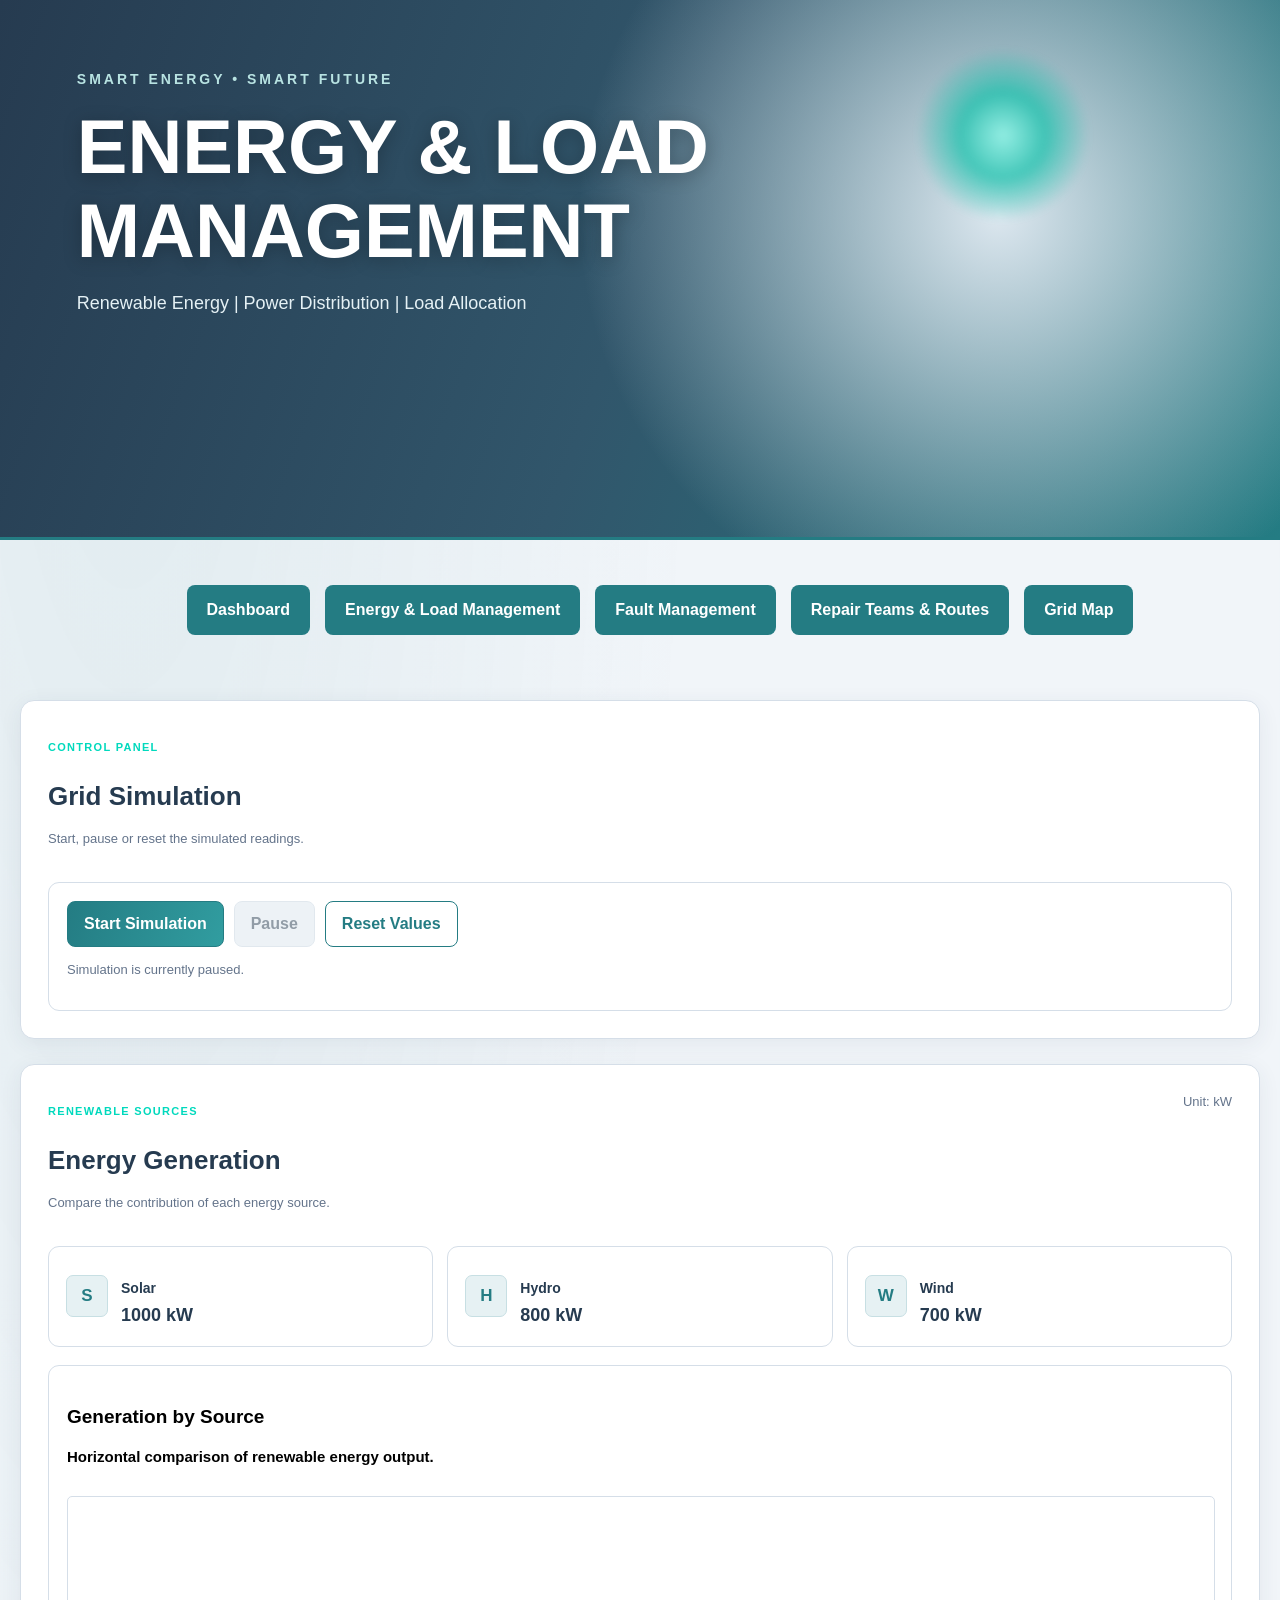
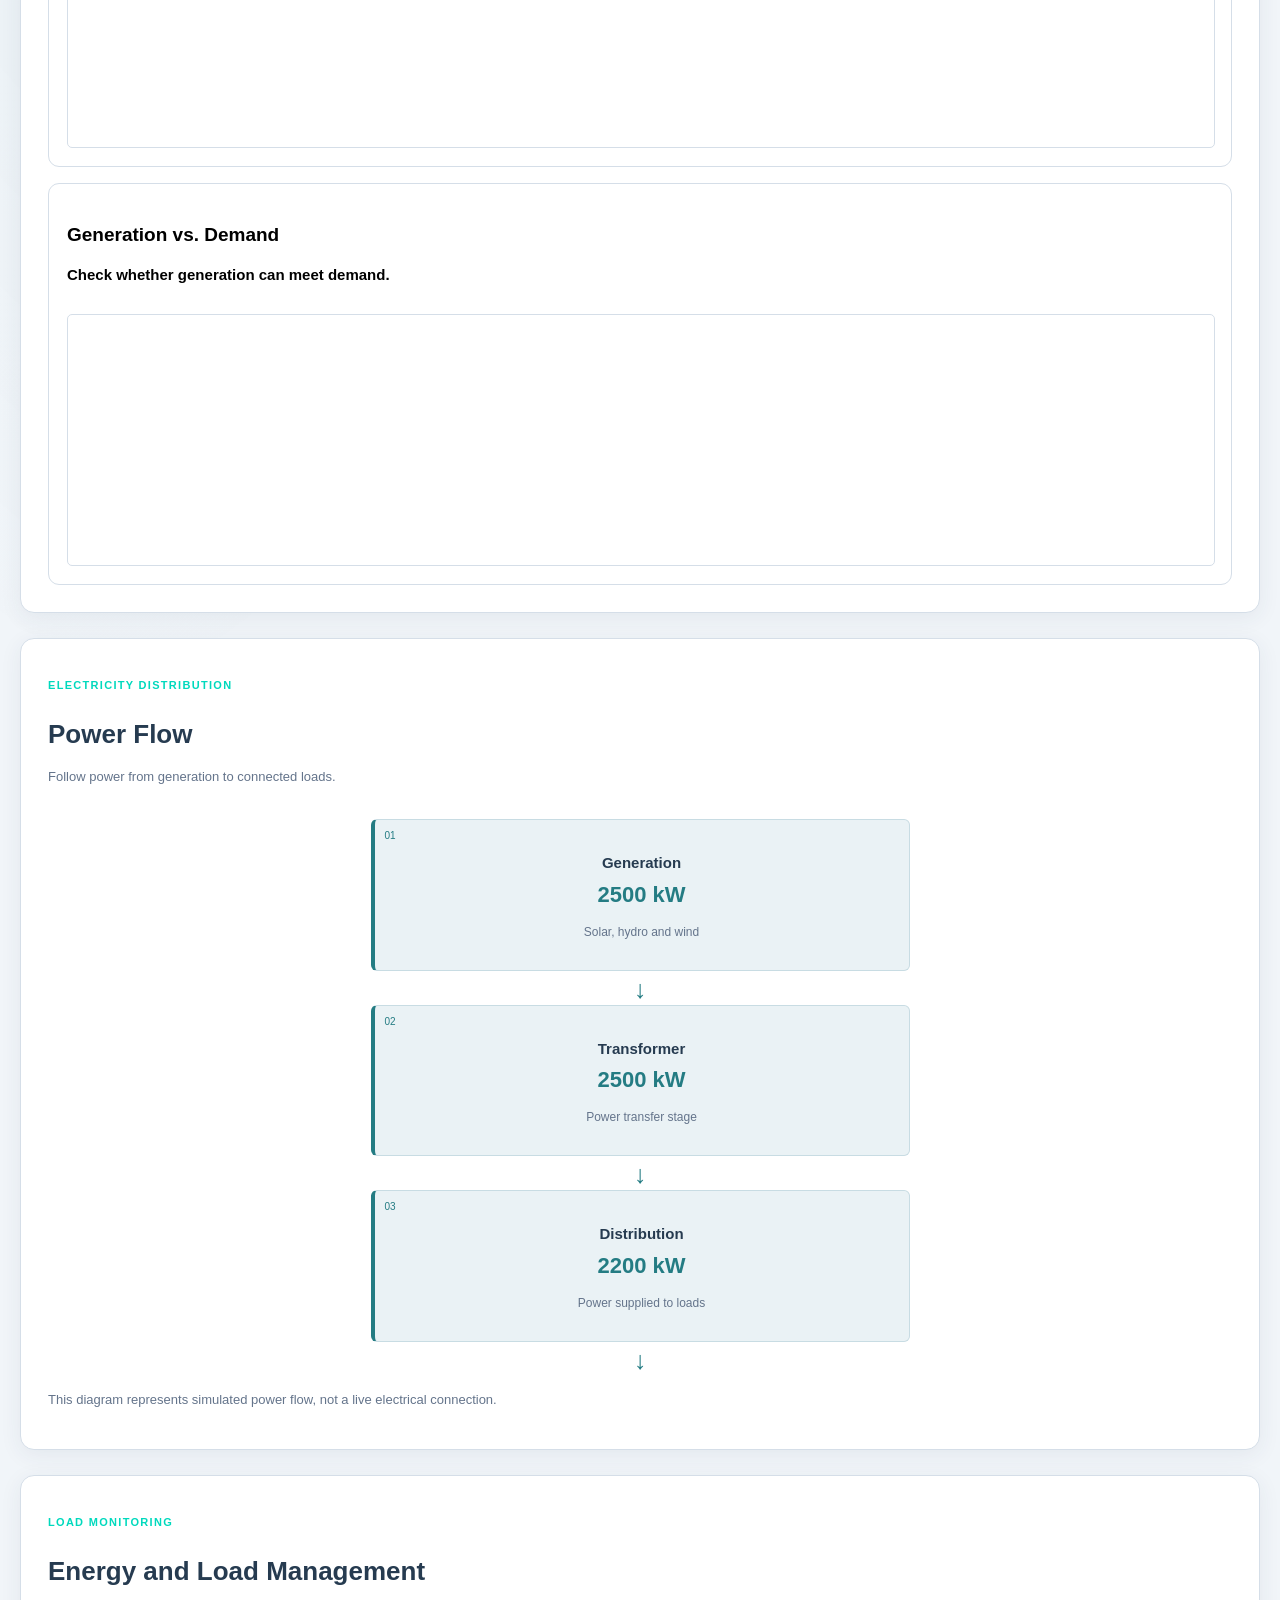
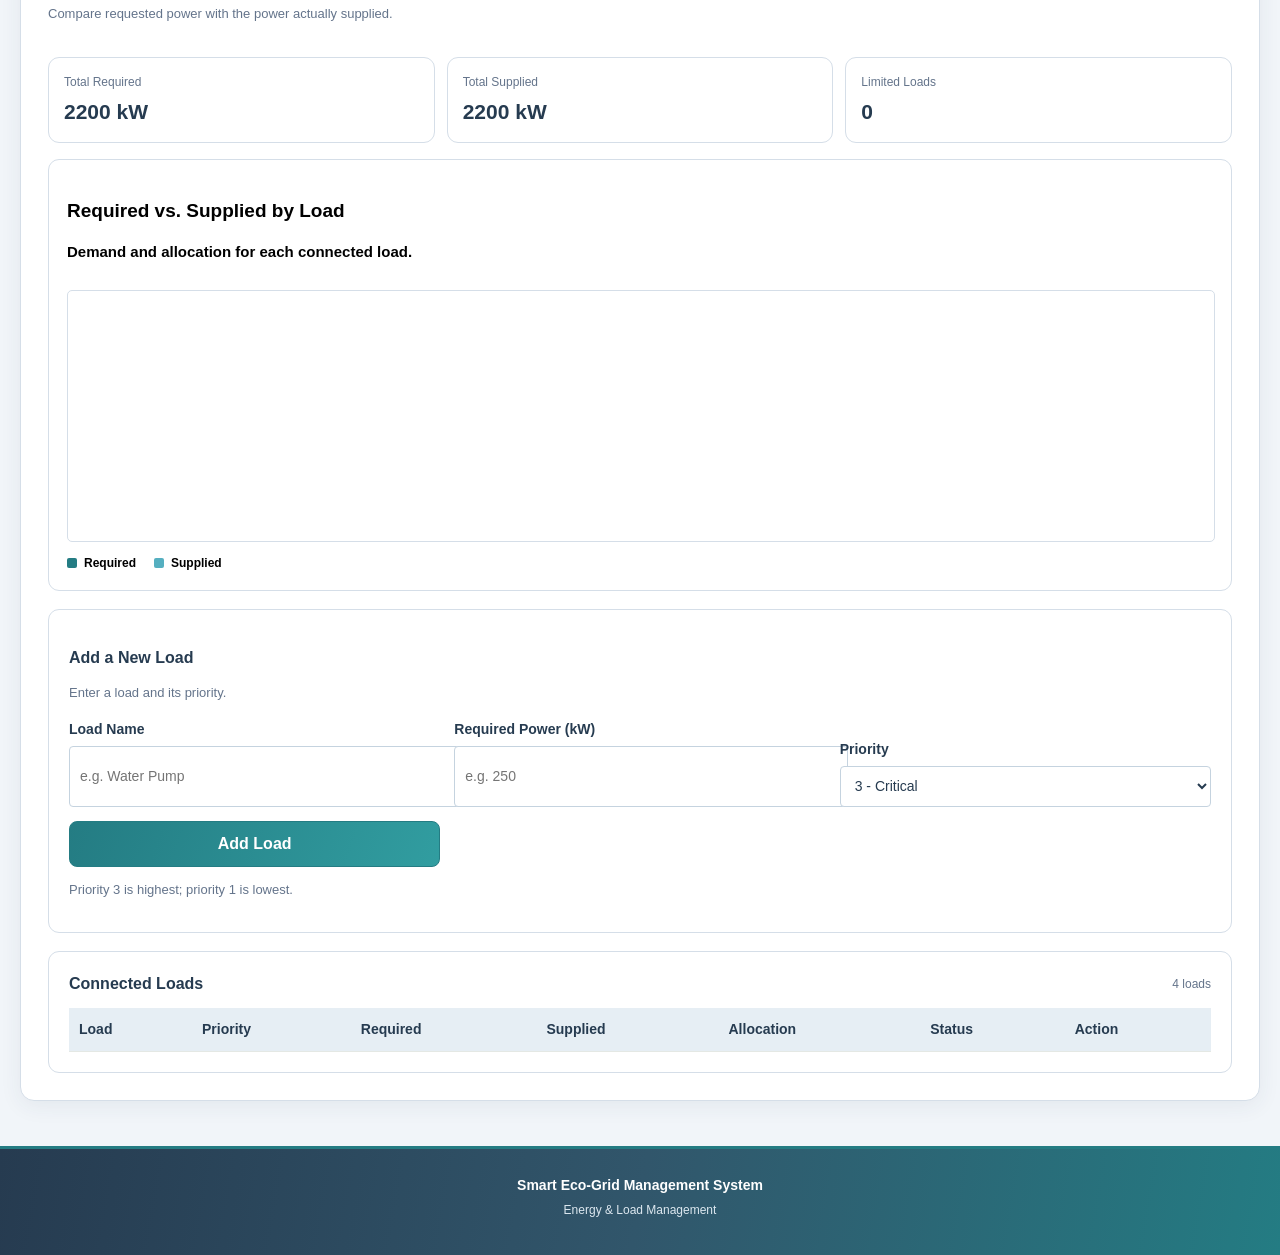
<file: frontend/energy.html>
<!DOCTYPE html>
<html lang="en">
<head>
    <meta charset="UTF-8">
    <meta name="viewport" content="width=device-width, initial-scale=1.0">
    <title>Energy & Load Management | Smart Eco-Grid</title>
    <link rel="stylesheet" href="style.css">
</head>
<body>

    <header class="main-header">
        <div class="hero-content">
            <p class="eyebrow">SMART ENERGY • SMART FUTURE</p>
            <h1>ENERGY & LOAD<br>MANAGEMENT</h1>
            <p class="header-subtitle">
                Renewable Energy | Power Distribution | Load Allocation
            </p>
        </div>
    </header>

    <nav class="dashboard-navigation">
        <a href="1.html">Dashboard</a>
        <a href="energy.html">Energy & Load Management</a>
        <a href="fault.html">Fault Management</a>
        <a href="repair.html">Repair Teams & Routes</a>
        <a href="map.html">Grid Map</a>
    </nav>

    <main class="dashboard">

        <!-- SIMULATION CONTROL -->
        <section class="section">
            <div class="section-heading">
                <div>
                    <p class="eyebrow">CONTROL PANEL</p>
                    <h2>Grid Simulation</h2>
                    <p>Start, pause or reset the simulated readings.</p>
                </div>
            </div>

            <div class="simulation-panel">
                <div class="simulation-buttons">
                    <button type="button" id="startSimulation">Start Simulation</button>
                    <button type="button" id="pauseSimulation" class="button-secondary" disabled>Pause</button>
                    <button type="button" id="resetSimulation" class="button-outline">Reset Values</button>
                </div>
                <p id="simulationMessage" class="small-text">Simulation is currently paused.</p>
            </div>
        </section>

        <!-- ENERGY GENERATION -->
        <section class="section">
            <div class="section-heading">
                <div>
                    <p class="eyebrow">RENEWABLE SOURCES</p>
                    <h2>Energy Generation</h2>
                    <p>Compare the contribution of each energy source.</p>
                </div>
                <span class="unit-label">Unit: kW</span>
            </div>

            <div class="source-grid">
                <article class="source-card">
                    <div class="source-icon">S</div>
                    <div>
                        <h3>Solar</h3>
                        <strong id="solarGeneration">1000 kW</strong>
                    </div>
                </article>

                <article class="source-card">
                    <div class="source-icon">H</div>
                    <div>
                        <h3>Hydro</h3>
                        <strong id="hydroGeneration">800 kW</strong>
                    </div>
                </article>

                <article class="source-card">
                    <div class="source-icon">W</div>
                    <div>
                        <h3>Wind</h3>
                        <strong id="windGeneration">700 kW</strong>
                    </div>
                </article>
            </div>

            <div class="chart-card">
                <div class="chart-heading">
                    <div>
                        <h3>Generation by Source</h3>
                        <p>Horizontal comparison of renewable energy output.</p>
                    </div>
                </div>
                <canvas id="generationChart" role="img"
                    aria-label="Energy generation by source"></canvas>
            </div>

            <div class="chart-card">
                <div class="chart-heading">
                    <div>
                        <h3>Generation vs. Demand</h3>
                        <p>Check whether generation can meet demand.</p>
                    </div>
                </div>
                <canvas id="generationDemandChart" role="img"
                    aria-label="Generation compared with demand"></canvas>
            </div>
        </section>

        <!-- POWER FLOW -->
        <section class="section">
            <div class="section-heading">
                <div>
                    <p class="eyebrow">ELECTRICITY DISTRIBUTION</p>
                    <h2>Power Flow</h2>
                    <p>Follow power from generation to connected loads.</p>
                </div>
            </div>

            <div class="flow-layout">
                <div class="flow-stage generation-stage">
                    <span class="stage-number">01</span>
                    <h3>Generation</h3>
                    <strong id="flowGeneration">2500 kW</strong>
                    <p>Solar, hydro and wind</p>
                </div>

                <div class="flow-connector"><span>↓</span></div>

                <div class="flow-stage transformer-stage">
                    <span class="stage-number">02</span>
                    <h3>Transformer</h3>
                    <strong id="flowTransformer">2500 kW</strong>
                    <p>Power transfer stage</p>
                </div>

                <div class="flow-connector"><span>↓</span></div>

                <div class="flow-stage distribution-stage">
                    <span class="stage-number">03</span>
                    <h3>Distribution</h3>
                    <strong id="flowDistributed">2200 kW</strong>
                    <p>Power supplied to loads</p>
                </div>

                <div class="flow-connector"><span>↓</span></div>

                <div class="flow-loads" id="flowLoads"></div>
            </div>

            <p class="small-text flow-note">
                This diagram represents simulated power flow,
                not a live electrical connection.
            </p>
        </section>

        <!-- LOAD MANAGEMENT -->
        <section class="section">
            <div class="section-heading">
                <div>
                    <p class="eyebrow">LOAD MONITORING</p>
                    <h2>Energy and Load Management</h2>
                    <p>Compare requested power with the power actually supplied.</p>
                </div>
            </div>

            <div class="load-summary">
                <div>
                    <span>Total Required</span>
                    <strong id="totalRequired">2200 kW</strong>
                </div>
                <div>
                    <span>Total Supplied</span>
                    <strong id="totalSupplied">2200 kW</strong>
                </div>
                <div>
                    <span>Limited Loads</span>
                    <strong id="limitedLoads">0</strong>
                </div>
            </div>

            <div class="chart-card">
                <div class="chart-heading">
                    <div>
                        <h3>Required vs. Supplied by Load</h3>
                        <p>Demand and allocation for each connected load.</p>
                    </div>
                </div>

                <canvas id="loadAllocationChart" role="img"
                    aria-label="Required and supplied power by load"></canvas>

                <div class="chart-legend">
                    <span><i class="legend-dot required-dot"></i>Required</span>
                    <span><i class="legend-dot supplied-dot"></i>Supplied</span>
                </div>
            </div>

            <!-- ADD LOAD FORM -->
            <div class="form-card">
                <h3>Add a New Load</h3>
                <p class="form-description">Enter a load and its priority.</p>

                <form id="loadForm" class="form-grid">
                    <div class="form-group">
                        <label for="loadName">Load Name</label>
                        <input id="loadName" type="text"
                            placeholder="e.g. Water Pump" required maxlength="50">
                    </div>

                    <div class="form-group">
                        <label for="loadPower">Required Power (kW)</label>
                        <input id="loadPower" type="number"
                            min="1" max="100000" placeholder="e.g. 250" required>
                    </div>

                    <div class="form-group">
                        <label for="loadPriority">Priority</label>
                        <select id="loadPriority" required>
                            <option value="3">3 - Critical</option>
                            <option value="2">2 - Important</option>
                            <option value="1">1 - Normal</option>
                        </select>
                    </div>

                    <div class="form-button">
                        <button type="submit">Add Load</button>
                    </div>
                </form>

                <p class="small-text">Priority 3 is highest; priority 1 is lowest.</p>
            </div>

            <!-- CONNECTED LOADS -->
            <div class="table-card">
                <div class="table-heading">
                    <h3>Connected Loads</h3>
                    <span id="loadCount">4 loads</span>
                </div>

                <div class="table-scroll">
                    <table>
                        <thead>
                            <tr>
                                <th>Load</th>
                                <th>Priority</th>
                                <th>Required</th>
                                <th>Supplied</th>
                                <th>Allocation</th>
                                <th>Status</th>
                                <th>Action</th>
                            </tr>
                        </thead>
                        <tbody id="loadTable"></tbody>
                    </table>
                </div>
            </div>
        </section>

    </main>

    <footer>
        <strong>Smart Eco-Grid Management System</strong>
        <p>Energy &amp; Load Management</p>
    </footer>

    <script type="module" src="./script.js"></script>

</body>
</html>
</file>
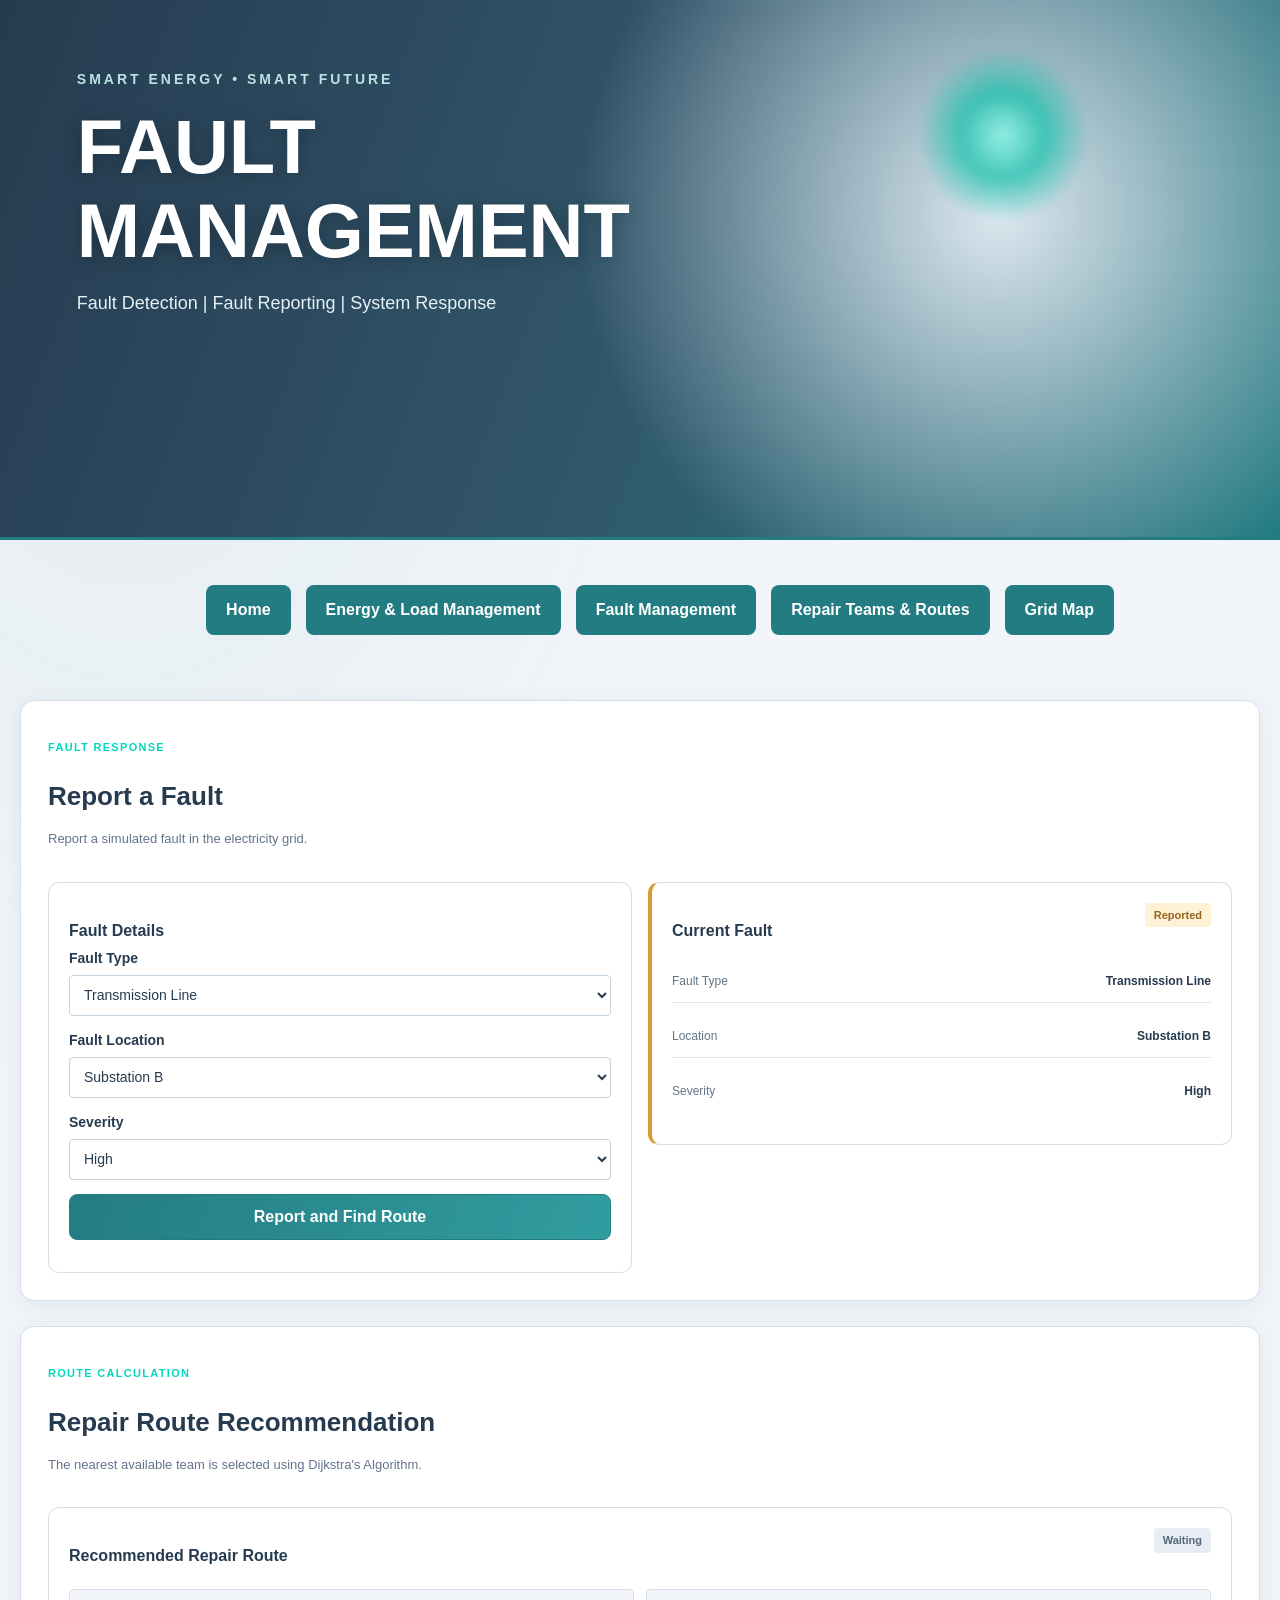
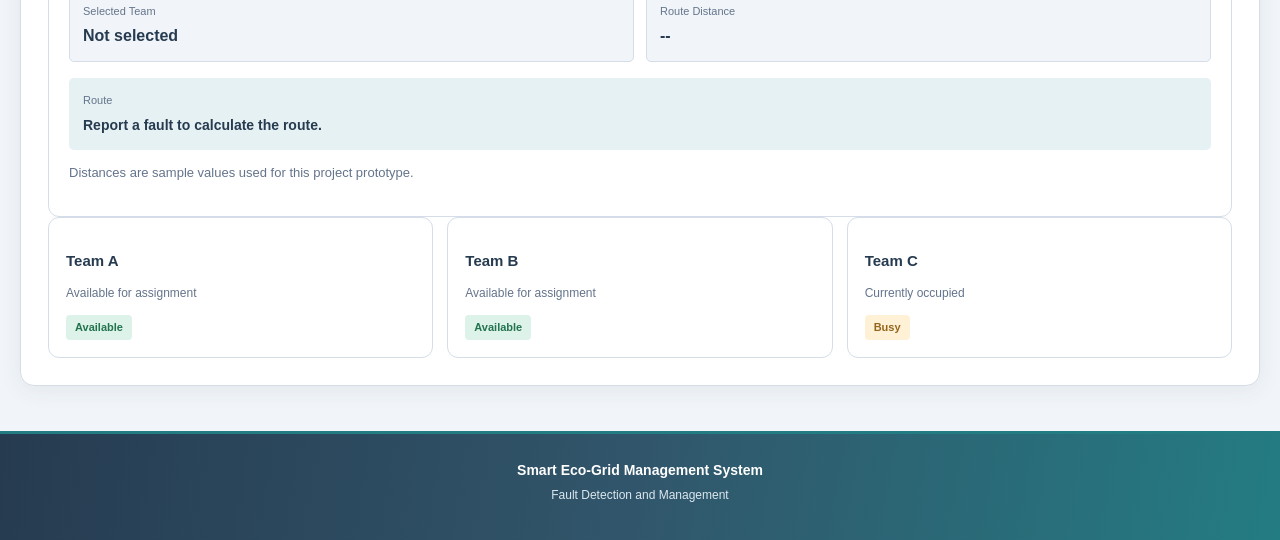
<file: frontend/fault.html>
<!DOCTYPE html>
<html lang="en">
<head>
    <meta charset="UTF-8">
    <meta name="viewport" content="width=device-width, initial-scale=1.0">
    <title>Fault Management | Smart Eco-Grid</title>
    <link rel="stylesheet" href="style.css">
</head>
<body>

    <header class="main-header">
        <div class="hero-content">
            <p class="eyebrow">SMART ENERGY • SMART FUTURE</p>
            <h1>FAULT<br>MANAGEMENT</h1>
            <p class="header-subtitle">
                Fault Detection | Fault Reporting | System Response
            </p>
        </div>
    </header>

    <nav class="dashboard-navigation">
        <a href="html">Home</a>
        <a href="energy.html">Energy & Load Management</a>
        <a href="fault.html">Fault Management</a>
        <a href="repair.html">Repair Teams & Routes</a>
        <a href="map.html">Grid Map</a>
    </nav>

    <main class="dashboard">

        <section class="section">
            <div class="section-heading">
                <div>
                    <p class="eyebrow">FAULT RESPONSE</p>
                    <h2>Report a Fault</h2>
                    <p>Report a simulated fault in the electricity grid.</p>
                </div>
            </div>

            <div class="fault-layout">

                <div class="form-card">
                    <h3>Fault Details</h3>

                    <form id="faultForm" class="form-grid one-column">

                        <div class="form-group">
                            <label for="faultType">Fault Type</label>
                            <select id="faultType" required>
                                <option value="Transmission Line">Transmission Line</option>
                                <option value="Transformer">Transformer</option>
                                <option value="Distribution Line">Distribution Line</option>
                                <option value="Power Supply">Power Supply</option>
                            </select>
                        </div>

                        <div class="form-group">
                            <label for="faultLocation">Fault Location</label>
                            <select id="faultLocation" required>
                                <option value="Substation A">Substation A</option>
                                <option value="Substation B" selected>Substation B</option>
                                <option value="Substation C">Substation C</option>
                                <option value="Substation D">Substation D</option>
                            </select>
                        </div>

                        <div class="form-group">
                            <label for="faultSeverity">Severity</label>
                            <select id="faultSeverity" required>
                                <option value="High">High</option>
                                <option value="Medium">Medium</option>
                                <option value="Low">Low</option>
                            </select>
                        </div>

                        <button type="submit">Report and Find Route</button>

                    </form>
                </div>

                <div class="fault-status-card">
                    <div class="card-topline">
                        <h3>Current Fault</h3>
                        <span id="faultBadge" class="status-badge status-warning">
                            Reported
                        </span>
                    </div>

                    <p>
                        <span>Fault Type</span>
                        <strong id="currentFaultType">Transmission Line</strong>
                    </p>

                    <p>
                        <span>Location</span>
                        <strong id="currentFaultLocation">Substation B</strong>
                    </p>

                    <p>
                        <span>Severity</span>
                        <strong id="currentFaultSeverity">High</strong>
                    </p>
                </div>

            </div>
        </section>

        <!-- REPAIR ROUTE RESULT -->
        <section class="section">

            <div class="section-heading">
                <div>
                    <p class="eyebrow">ROUTE CALCULATION</p>
                    <h2>Repair Route Recommendation</h2>
                    <p>The nearest available team is selected using Dijkstra's Algorithm.</p>
                </div>
            </div>

            <div class="route-card">
                <div class="card-topline">
                    <h3>Recommended Repair Route</h3>
                    <span id="routeStatus" class="status-badge status-neutral">
                        Waiting
                    </span>
                </div>

                <div class="route-details">
                    <div>
                        <span>Selected Team</span>
                        <strong id="selectedTeam">Not selected</strong>
                    </div>

                    <div>
                        <span>Route Distance</span>
                        <strong id="routeDistance">--</strong>
                    </div>
                </div>

                <div class="route-path">
                    <span>Route</span>
                    <strong id="repairRoute">
                        Report a fault to calculate the route.
                    </strong>
                </div>

                <p class="small-text">
                    Distances are sample values used for this project prototype.
                </p>
            </div>

            <div class="team-grid" id="teamGrid">
                <article class="team-card">
                    <h3>Team A</h3>
                    <p>Available for assignment</p>
                    <span class="status-badge status-good">Available</span>
                </article>

                <article class="team-card">
                    <h3>Team B</h3>
                    <p>Available for assignment</p>
                    <span class="status-badge status-good">Available</span>
                </article>

                <article class="team-card">
                    <h3>Team C</h3>
                    <p>Currently occupied</p>
                    <span class="status-badge status-warning">Busy</span>
                </article>
            </div>

        </section>

    </main>

    <footer>
        <strong>Smart Eco-Grid Management System</strong>
        <p>Fault Detection and Management</p>
    </footer>

    <script type="module" src="./script.js"></script>

</body>
</html>
</file>
<file: frontend/style.css>
/* Base styles, theme colours and buttons */


/* =================================
   OPTION A: DARK NAVY + TEAL THEME
================================= */

:root {
    /* OPTION A — DARK NAVY + TEAL */
    --navy-bg: #071b26;
    --navy-card: #102b38;
    --navy-hover: #163b46;

    --teal-primary: #00bfa5;
    --teal-bright: #00e5cc;
    --teal-soft: #7fffea;

    --cyan-glow: #00e5ff;
    --mint-text: #c5f5ee;
    --border-teal: rgba(0, 229, 204, 0.25);

    /* Dashboard variables */
    --green-dark: #c5f5ee;
    --green: #00bfa5;
    --green-mid: #00d9bd;
    --green-light: #163b46;

    --page: #071b26;
    --border: #244b58;
    --muted: #a5bdca;
    --white: #102b38;

    --red: #ff6868;
    --amber: #f5c842;

    --shadow: 0 5px 22px rgba(0, 0, 0, 0.25);
}

body {
    font-family: Arial, Helvetica, sans-serif;
    background: var(--page);
    color: var(--green-dark);
    line-height: 1.5;
}

button,
input,
select {
    font: inherit;
}

button {
    min-height: 40px;
    padding: 10px 16px;
    border: 1px solid var(--green);
    border-radius: 5px;
    background: var(--green);
    color: var(--white);
    cursor: pointer;
    transition: background 0.18s ease, transform 0.18s ease;
}

button:hover:not(:disabled) {
    background: #3f6247;
    transform: translateY(-1px);
}

button:disabled {
    opacity: 0.5;
    cursor: not-allowed;
}

button:focus-visible,
input:focus-visible,
select:focus-visible {
    outline: 3px solid #a6c4a9;
    outline-offset: 2px;
}

.button-secondary {
    background: #e8eee8;
    color: var(--green-dark);
    border-color: #cbd8cc;
}

.button-secondary:hover:not(:disabled) {
    background: #dce7dc;
}

.button-outline {
    background: transparent;
    color: var(--green-dark);
    border-color: #bdcbbf;
}

.button-outline:hover:not(:disabled) {
    background: var(--green-light);
}

.button-small {
    min-height: 34px;
    padding: 6px 11px;
    font-size: 12px;
}
/* Header and main dashboard layout */

.main-header {
    display: flex;
    justify-content: space-between;
    align-items: center;
    gap: 20px;
    padding: 28px max(4%, calc((100% - 1200px) / 2));
    background: var(--green-dark);
    color: var(--white);
}

.eyebrow {
    color: var(--green-mid);
    font-size: 11px;
    font-weight: bold;
    letter-spacing: 1.3px;
    margin-bottom: 6px;
}

.main-header .eyebrow {
    color: #b9d1bd;
}

.main-header h1 {
    font-size: clamp(22px, 3vw, 30px);
    line-height: 1.25;
    margin-bottom: 8px;
}

.header-subtitle {
    color: #d5dfd7;
    font-size: 14px;
}

.header-status {
    display: flex;
    align-items: center;
    gap: 8px;
    flex-shrink: 0;
    border: 1px solid #526457;
    border-radius: 20px;
    padding: 8px 12px;
    color: #e4ece5;
    font-size: 12px;
}

.live-dot {
    width: 8px;
    height: 8px;
    background: #a4c8a6;
    border-radius: 50%;
}

.dashboard {
    max-width: 1200px;
    width: 92%;
    margin: 25px auto;
}

.notice {
    margin-bottom: 20px;
    padding: 13px 16px;
    border: 1px solid #d4dfd2;
    border-left: 4px solid var(--green-mid);
    border-radius: 5px;
    background: #f8faf7;
    color: #4c5b50;
    font-size: 13px;
}

.section {
    margin-bottom: 22px;
    padding: 24px;
    border: 1px solid var(--border);
    border-radius: 8px;
    background: var(--white);
    box-shadow: var(--shadow);
}

.section-heading {
    display: flex;
    align-items: flex-start;
    justify-content: space-between;
    gap: 15px;
    margin-bottom: 20px;
}

.section-heading h2 {
    font-size: 22px;
    margin-bottom: 4px;
}
/* Section headings and grid overview cards */

.section-heading > div > p:last-child {
    color: var(--muted);
    font-size: 13px;
}

.time-label,
.unit-label {
    color: var(--muted);
    font-size: 12px;
    white-space: nowrap;
}

.overview-grid {
    display: grid;
    grid-template-columns: repeat(4, minmax(0, 1fr));
    gap: 14px;
}

.metric-card {
    display: flex;
    flex-direction: column;
    gap: 7px;
    min-width: 0;
    padding: 18px;
    border: 1px solid var(--border);
    border-top: 3px solid var(--green-mid);
    border-radius: 6px;
    background: #fbfcfa;
}

.metric-label {
    color: var(--muted);
    font-size: 12px;
}

.metric-value {
    font-size: clamp(20px, 2.4vw, 27px);
    overflow-wrap: anywhere;
}

.metric-note {
    color: var(--muted);
    font-size: 12px;
}

.status-text {
    color: var(--green);
}

.balance-panel {
    margin-top: 18px;
    padding: 18px;
    border: 1px solid var(--border);
    border-radius: 6px;
    background: #fafcfa;
}

.balance-top,
.card-topline,
.table-heading,
.chart-heading {
    display: flex;
    align-items: flex-start;
    justify-content: space-between;
    gap: 14px;
}

.balance-top h3,
.chart-heading h3,
.form-card h3,
.table-heading h3,
.fault-status-card h3,
.route-card h3 {
    font-size: 16px;
    margin-bottom: 5px;
}

.balance-top p,
.chart-heading p,
.form-description {
    color: var(--muted);
    font-size: 12px;
}

.balance-track {
    height: 10px;
    margin: 17px 0 7px;
    overflow: hidden;
    border-radius: 10px;
    background: #e4e9e4;
}
.balance-fill {
    height: 100%;
    width: 100%;
    border-radius: inherit;
    background: var(--green-mid);
    transition: width 0.3s ease, background 0.3s ease;
}

.balance-legend {
    display: flex;
    justify-content: space-between;
    color: var(--muted);
    font-size: 11px;
}

.status-badge {
    display: inline-block;
    width: fit-content;
    padding: 4px 9px;
    border-radius: 4px;
    font-size: 11px;
    font-weight: bold;
    white-space: nowrap;
}

.status-good {
    color: #35613d;
    background: #e3eee5;
}

.status-warning {
    color: #806329;
    background: #f3ecd8;
}

.status-danger {
    color: #953d35;
    background: #f6e3e0;
}

.status-neutral {
    color: #5f6962;
    background: #edf0ed;
}

.simulation-panel {
    padding: 18px;
    border: 1px solid var(--border);
    border-radius: 6px;
    background: #fafcfa;
}

.simulation-buttons {
    display: flex;
    flex-wrap: wrap;
    gap: 10px;
    margin-bottom: 10px;
}

.small-text {
    color: var(--muted);
    font-size: 12px;
}

.source-grid {
    display: grid;
    grid-template-columns: repeat(3, minmax(0, 1fr));
    gap: 14px;
    margin-bottom: 18px;
}

.source-card {
    display: flex;
    align-items: center;
    gap: 13px;
    padding: 17px;
    border: 1px solid var(--border);
    border-radius: 6px;
    background: #fafcfa;
}

.source-icon {
    display: grid;
    width: 40px;
    height: 40px;
    flex-shrink: 0;
    place-items: center;
    border-radius: 7px;
    background: var(--green-light);
    color: var(--green);
    font-size: 17px;
    font-weight: bold;
}

.source-card h3 {
    font-size: 14px;
    margin-bottom: 3px;
}

.source-card strong {
    font-size: 18px;
}

.chart-card {
    min-width: 0;
    margin-top: 16px;
    padding: 18px;
    border: 1px solid var(--border);
    border-radius: 6px;
    background: #fbfcfa;
}

.chart-heading {
    margin-bottom: 12px;
}

.chart-card canvas {
    display: block;
    width: 100%;
    max-width: 100%;
    height: 250px;
    border: 1px solid #e1e6e1;
    border-radius: 5px;
    background: var(--white);
}

.chart-legend {
    display: flex;
    flex-wrap: wrap;
    gap: 18px;
    margin-top: 12px;
    color: var(--muted);
    font-size: 12px;
}

.chart-legend span {
    display: flex;
    align-items: center;
    gap: 7px;
}

.legend-dot {
    display: inline-block;
    width: 10px;
    height: 10px;
    border-radius: 2px;
}

.required-dot {
    background: #b9c9ba;
}

.supplied-dot {
    background: #4f7657;
}
/* Power flow */
.flow-layout {
    display: flex;
    flex-direction: column;
    align-items: center;
}

.flow-stage {
    position: relative;
    width: 100%;
    max-width: 500px;
    padding: 17px;
    border: 1px solid #ccd8cd;
    border-left: 4px solid var(--green-mid);
    border-radius: 6px;
    background: #f9fbf8;
    text-align: center;
}

.flow-stage h3 {
    font-size: 15px;
    margin-bottom: 3px;
}

.flow-stage strong {
    display: block;
    color: var(--green);
    font-size: 22px;
}

.flow-stage p {
    color: var(--muted);
    font-size: 12px;
}

.stage-number {
    position: absolute;
    top: 8px;
    left: 10px;
    color: #829286;
    font-size: 10px;
}

.flow-connector {
    display: grid;
    height: 34px;
    place-items: center;
    color: var(--green-mid);
    font-size: 25px;
}

.flow-loads {
    display: grid;
    width: 100%;
    grid-template-columns: repeat(4, minmax(0, 1fr));
    gap: 12px;
}

.flow-load-card {
    min-width: 0;
    padding: 15px;
    border: 1px solid var(--border);
    border-radius: 6px;
    background: #fbfcfa;
}

.flow-load-card h4 {
    overflow-wrap: anywhere;
    font-size: 13px;
    margin-bottom: 6px;
}

.flow-load-card strong {
    display: block;
    color: var(--green);
    font-size: 17px;
}

.flow-load-card p {
    color: var(--muted);
    font-size: 11px;
}

.flow-note {
    margin-top: 14px;
}
/* Load management */
.load-summary {
    display: grid;
    grid-template-columns: repeat(3, minmax(0, 1fr));
    gap: 12px;
}

.load-summary > div {
    display: flex;
    flex-direction: column;
    gap: 5px;
    padding: 15px;
    border: 1px solid var(--border);
    border-radius: 6px;
    background: #fafcfa;
}

.load-summary span {
    color: var(--muted);
    font-size: 12px;
}

.load-summary strong {
    font-size: 21px;
}

.form-card,
.table-card,
.fault-status-card,
.route-card {
    margin-top: 18px;
    padding: 20px;
    border: 1px solid var(--border);
    border-radius: 6px;
    background: #fbfcfa;
}

.form-description {
    margin-bottom: 16px;
}

.form-grid {
    display: grid;
    grid-template-columns: repeat(3, minmax(0, 1fr));
    gap: 14px;
    align-items: end;
    margin-bottom: 12px;
}

.form-grid.one-column {
    grid-template-columns: 1fr;
}

.form-group {
    display: flex;
    min-width: 0;
    flex-direction: column;
    gap: 6px;
}

.form-group label {
    font-size: 12px;
    font-weight: bold;
}

.form-group input,
.form-group select {
    width: 100%;
    min-height: 41px;
    padding: 9px 10px;
    border: 1px solid #cbd4cc;
    border-radius: 4px;
    background: var(--white);
    color: var(--green-dark);
}

.form-group input:focus,
.form-group select:focus {
    border-color: var(--green-mid);
    outline: 2px solid #dce9dd;
}

.form-button {
    display: flex;
    align-items: end;
}

.form-button button {
    width: 100%;
}

.table-heading {
    align-items: center;
    margin-bottom: 12px;
}

.table-heading h3 {
    margin: 0;
}

.table-heading span {
    color: var(--muted);
    font-size: 12px;
}

.table-scroll {
    width: 100%;
    overflow-x: auto;
}

table {
    width: 100%;
    min-width: 790px;
    border-collapse: collapse;
    background: var(--white);
}

th,
td {
    padding: 11px 10px;
    border-bottom: 1px solid #e4e8e4;
    text-align: left;
    font-size: 12px;
}

th {
    background: #edf2ed;
    font-weight: bold;
}

tbody tr:hover {
    background: #f6f9f6;
}

.allocation-cell {
    min-width: 110px;
}

.allocation-track {
    width: 90px;
    height: 6px;
    margin-top: 5px;
    overflow: hidden;
    border-radius: 5px;
    background: #e2e8e2;
}

.allocation-fill {
    height: 100%;
    border-radius: inherit;
    background: var(--green-mid);
}

.remove-button {
    min-height: 30px;
    padding: 5px 8px;
    border-color: #e0c7c4;
    background: #fff7f6;
    color: #963f37;
    font-size: 11px;
}

.remove-button:hover:not(:disabled) {
    background: #f6e3e0;
}
/* Faults and repair */
.fault-layout {
    display: grid;
    grid-template-columns: minmax(0, 1fr) minmax(0, 1fr);
    gap: 16px;
    align-items: start;
}

.fault-layout .form-card,
.fault-layout .fault-status-card {
    margin-top: 0;
}

.fault-status-card {
    border-left: 4px solid #b9a36b;
}

.fault-status-card > p {
    display: flex;
    justify-content: space-between;
    gap: 12px;
    padding: 12px 0;
    border-bottom: 1px solid #e5e8e4;
    font-size: 12px;
}

.fault-status-card > p:last-child {
    border-bottom: none;
}

.fault-status-card > p span {
    color: var(--muted);
}

.fault-status-card > p strong {
    text-align: right;
    overflow-wrap: anywhere;
}

.team-grid {
    display: grid;
    grid-template-columns: repeat(3, minmax(0, 1fr));
    gap: 14px;
}

.team-card {
    padding: 17px;
    border: 1px solid var(--border);
    border-radius: 6px;
    background: #fbfcfa;
}

.team-card h3 {
    margin-bottom: 5px;
    font-size: 15px;
}

.team-card p {
    margin-bottom: 12px;
    color: var(--muted);
    font-size: 12px;
}

.team-card.selected-team {
    border-color: var(--green-mid);
    box-shadow: 0 0 0 2px #e4eee4;
}

.route-card {
    border-left: 4px solid var(--green-mid);
}

.route-details {
    display: grid;
    grid-template-columns: repeat(2, minmax(0, 1fr));
    gap: 12px;
    margin: 16px 0;
}

.route-details > div {
    display: flex;
    flex-direction: column;
    gap: 4px;
    padding: 13px;
    border: 1px solid var(--border);
    border-radius: 5px;
    background: var(--white);
}

.route-details span,
.route-path > span {
    color: var(--muted);
    font-size: 11px;
}

.route-details strong {
    font-size: 16px;
}

.route-path {
    display: flex;
    flex-direction: column;
    gap: 7px;
    padding: 14px;
    border-radius: 5px;
    background: #edf3ed;
    margin-bottom: 12px;
}

.route-path strong {
    overflow-wrap: anywhere;
    color: var(--green-dark);
    font-size: 14px;
}

/* Activity log */
.activity-list {
    display: flex;
    flex-direction: column;
}

.activity-item {
    display: flex;
    align-items: flex-start;
    gap: 12px;
    padding: 13px 0;
    border-bottom: 1px solid #e5e9e5;
}

.activity-item:last-child {
    border-bottom: none;
}

.activity-dot {
    width: 9px;
    height: 9px;
    flex-shrink: 0;
    margin-top: 5px;
    border-radius: 50%;
    background: var(--green-mid);
}

.activity-item strong {
    font-size: 13px;
}

.activity-item p {
    margin-top: 3px;
    color: var(--muted);
    font-size: 12px;
}

.empty-activity {
    color: var(--muted);
    font-size: 13px;
    padding: 15px 0;
}

footer {
    padding: 24px 15px;
    background: var(--green-dark);
    color: var(--white);
    text-align: center;
}

footer strong {
    font-size: 14px;
}

footer p {
    margin-top: 4px;
    color: #d5dfd7;
    font-size: 12px;
}
/* Responsive layout */
@media (max-width: 900px) {
    .overview-grid {
        grid-template-columns: repeat(2, minmax(0, 1fr));
    }

    .flow-loads {
        grid-template-columns: repeat(2, minmax(0, 1fr));
    }

    .form-grid {
        grid-template-columns: repeat(2, minmax(0, 1fr));
    }

    .fault-layout {
        grid-template-columns: 1fr;
    }
}

@media (max-width: 600px) {
    .main-header {
        align-items: flex-start;
        flex-direction: column;
        padding: 23px 5%;
    }

    .header-status {
        align-self: flex-start;
    }

    .dashboard {
        width: 94%;
        margin: 15px auto;
    }

    .section {
        padding: 16px;
        margin-bottom: 15px;
    }

    .section-heading {
        flex-direction: column;
        gap: 8px;
    }

    .section-heading h2 {
        font-size: 20px;
    }

    .overview-grid,
    .source-grid,
    .load-summary,
    .team-grid,
    .flow-loads,
    .route-details {
        grid-template-columns: 1fr;
    }

    .metric-value {
        font-size: 24px;
    }

    .form-grid {
        grid-template-columns: 1fr;
    }

    .chart-card,
    .form-card,
    .table-card,
    .fault-status-card,
    .route-card {
        padding: 14px;
    }

    .chart-card canvas {
        height: 270px;
    }

    .balance-top {
        flex-direction: column;
    }

    .simulation-buttons button {
        flex: 1 1 100%;
    }

    .time-label,
    .unit-label {
        white-space: normal;
    }
}

@media (prefers-reduced-motion: reduce) {
    *,
    *::before,
    *::after {
        transition-duration: 0.01ms !important;
    }
}
/* Small hover effect for dashboard cards */

.metric-card,
.source-card,
.chart-card,
.flow-stage,
.flow-load-card,
.form-card,
.table-card,
.fault-status-card,
.team-card,
.route-card,
.balance-panel,
.simulation-panel {
    transition: transform 0.2s ease, box-shadow 0.2s ease;
}

.metric-card:hover,
.source-card:hover,
.chart-card:hover,
.flow-stage:hover,
.flow-load-card:hover,
.form-card:hover,
.table-card:hover,
.fault-status-card:hover,
.team-card:hover,
.route-card:hover,
.balance-panel:hover,
.simulation-panel:hover {
    transform: translateY(-2px);
    box-shadow: 0 4px 10px rgba(38, 53, 45, 0.08);
}

/* Open Grid Map Button */
.map-page-link {
    display: inline-flex;
    align-items: center;
    justify-content: center;
    gap: 8px;

    padding: 11px 18px;
    margin: 12px 0;

    background: #e5eee5;
    color: #365c42;
    border: 1px solid #b9cbb9;
    border-radius: 8px;

    font-size: 14px;
    font-weight: 600;
    text-decoration: none;

    box-shadow: 0 2px 5px rgba(38, 53, 45, 0.06);
    transition: background 0.2s ease,
                color 0.2s ease,
                transform 0.2s ease,
                box-shadow 0.2s ease;
}

/* Small map icon */
.map-page-link::before {
    content: "⌖";
    font-size: 19px;
    line-height: 1;
}

/* Hover effect */
.map-page-link:hover {
    background: #4f7657;
    color: #ffffff;
    border-color: #4f7657;
    transform: translateY(-2px);
    box-shadow: 0 4px 9px rgba(38, 53, 45, 0.12);
}

/* Click effect */
.map-page-link:active {
    transform: translateY(0);
    box-shadow: none;
}

/* Keyboard accessibility */
.map-page-link:focus-visible {
    outline: 2px solid #4f7657;
    outline-offset: 3px;
}

/* 3D CITY SECTION */

.city-3d-container {
    position: relative;
    width: 100%;
    height: 550px;
    overflow: hidden;
    border-radius: 12px;
    background: #101827;
    border: 1px solid #34445a;
}

.city-3d-container canvas {
    display: block;
    width: 100%;
    height: 100%;
}

.city-loading {
    position: absolute;
    inset: 0;
    display: grid;
    place-items: center;
    color: white;
    font-size: 14px;
    pointer-events: none;
}

.city-legend {
    display: flex;
    flex-wrap: wrap;
    gap: 15px;
    margin-top: 15px;
    font-size: 13px;
}

.city-legend span {
    display: flex;
    align-items: center;
    gap: 7px;
}

.city-legend .legend-dot {
    width: 10px;
    height: 10px;
    border-radius: 50%;
    display: inline-block;
}

@media (max-width: 768px) {
    .city-3d-container {
        height: 380px;
    }
}


/* =========================================
   SMART ECO-GRID — NEW ENERGY TECH THEME
   Blue + Emerald Green + Solar Yellow
========================================= */


/* =========================================
   OPTION A — DARK NAVY + TEAL THEME
========================================= */

html {
    width: 100%;
    min-height: 100%;
    scroll-behavior: smooth;
}

body {
    width: 100%;
    min-height: 100vh;
    overflow-x: hidden;
    background:
        radial-gradient(ellipse at 15% 5%, rgba(0, 191, 165, 0.12), transparent 35%),
        radial-gradient(ellipse at 90% 25%, rgba(0, 229, 255, 0.08), transparent 35%),
        #071b26;
    color: #e6fffa;
}

/* HEADER */

.main-header {
    position: relative;
    isolation: isolate;
    overflow: hidden;
    width: 100%;
    min-height: 300px;
    padding: 55px 6%;
    background: linear-gradient(110deg, #071b26, #103b49, #087f75);
    border-bottom: 2px solid #00bfa5;
}

.main-header h1 {
    max-width: 700px;
    color: #ffffff;
    font-size: clamp(27px, 4vw, 43px);
    text-shadow: 0 3px 15px rgba(0, 0, 0, 0.3);
}

.main-header .eyebrow {
    color: #7fffea;
}

.header-subtitle {
    color: #c5f5ee;
}

.header-status {
    background: rgba(5, 25, 43, 0.5);
    border-color: rgba(0, 229, 204, 0.35);
    color: #e6fffa;
}

.live-dot {
    background: #00e5cc;
    box-shadow: 0 0 12px #00e5cc;
    animation: livePulse 1.5s infinite;
}

/* HEADER GLOW */

.main-header::before {
    content: "";
    position: absolute;
    z-index: -1;
    width: 170px;
    height: 170px;
    right: 15%;
    top: 50px;
    border-radius: 50%;
    background: radial-gradient(circle, #7fffea 0%, #00bfa5 35%, transparent 72%);
    opacity: 0.65;
    filter: blur(4px);
    animation: solarPulse 4s ease-in-out infinite;
}

@keyframes solarPulse {
    0%, 100% { transform: scale(1); opacity: 0.5; }
    50% { transform: scale(1.1); opacity: 0.8; }
}

@keyframes livePulse {
    0%, 100% { opacity: 1; }
    50% { opacity: 0.4; }
}

/* DASHBOARD */

.dashboard {
    width: 94%;
    max-width: 1800px;
    margin: 28px auto;
}

.section {
    background: linear-gradient(145deg, #102b38, #0b222e);
    border: 1px solid #24505a;
    border-radius: 14px;
    box-shadow: 0 5px 22px rgba(0, 0, 0, 0.25);
    padding: 27px;
    margin-bottom: 25px;
}

.section-heading h2,
.section h3,
.table-heading h3 {
    color: #e6fffa;
}

.section-heading > div > p:last-child,
.metric-label,
.metric-note,
.small-text,
.form-description,
.chart-heading p,
.source-card p,
.team-card p {
    color: #a5bdca;
}

.eyebrow {
    color: #00d9bd;
}

/* NOTICE */

.notice {
    background: #123c45;
    color: #e6fffa;
    border-color: #247568;
    border-left-color: #00e5cc;
}

/* CARDS */

.metric-card,
.source-card,
.flow-load-card,
.load-summary > div,
.team-card,
.balance-panel,
.simulation-panel,
.chart-card,
.form-card,
.table-card,
.fault-status-card,
.route-card {
    background: #153541;
    border-color: #285663;
    color: #e6fffa;
    border-radius: 11px;
}

.metric-card {
    border-top: 3px solid #00bfa5;
}

.metric-card:nth-child(2) {
    border-top-color: #00e5ff;
}

.metric-card:nth-child(3) {
    border-top-color: #7fffea;
}

.metric-card:nth-child(4) {
    border-top-color: #42b8a9;
}

.metric-value,
.source-card strong {
    color: #ffffff;
}

.status-text,
.flow-stage strong,
.flow-load-card strong {
    color: #00e5cc;
}

/* BALANCE */

.balance-track {
    background: #254653;
}

.balance-fill {
    background: linear-gradient(90deg, #087fbd, #00bfa5, #7fffea);
}

.balance-panel {
    background: #102b38;
}

/* STATUS */

.status-good {
    background: rgba(0, 191, 165, 0.15);
    color: #7fffea;
}

.status-warning {
    background: rgba(245, 200, 66, 0.16);
    color: #ffdc73;
}

.status-danger {
    background: rgba(255, 104, 104, 0.16);
    color: #ff9292;
}

.status-neutral {
    background: #244653;
    color: #d4e9f5;
}

/* BUTTONS */

button {
    background: linear-gradient(110deg, #087f75, #00bfa5);
    border: 1px solid #00e5cc;
    border-radius: 8px;
    color: #ffffff;
    font-weight: 600;
}

button:hover:not(:disabled) {
    background: linear-gradient(110deg, #00a890, #00d9bd);
    box-shadow: 0 0 17px rgba(0, 229, 204, 0.25);
}

.button-secondary {
    background: #204a55;
    color: #dffbf5;
    border-color: #34718d;
}

.button-outline {
    background: transparent;
    color: #7fffea;
    border-color: #00bfa5;
}

/* RENEWABLE SOURCE ICONS */

.source-icon {
    background: rgba(0, 191, 165, 0.15);
    color: #7fffea;
    border: 1px solid rgba(0, 229, 204, 0.3);
}

/* CHARTS */

.chart-card canvas {
    background: #0b222e;
    border: 1px solid #285663;
}

.required-dot {
    background: #00bfa5;
}

.supplied-dot {
    background: #00e5cc;
}

/* POWER FLOW */

.flow-stage {
    background: #153b48;
    border-color: #2b6980;
    border-left-color: #00e5cc;
}

.flow-stage p,
.flow-load-card p {
    color: #a5bdca;
}

.stage-number,
.flow-connector {
    color: #00e5cc;
}

/* FORMS */

.form-group label {
    color: #e6fffa;
}

.form-group input,
.form-group select {
    background: #0c2633;
    border: 1px solid #386078;
    color: #ffffff;
}

.form-group input:focus,
.form-group select:focus {
    border-color: #00bfa5;
    outline: 2px solid rgba(0, 191, 165, 0.2);
}

/* TABLE */

table {
    background: #102b38;
    color: #e6fffa;
}

th {
    background: #1b4653;
    color: #7fffea;
}

td {
    border-bottom-color: #294b57;
    color: #dcecf5;
}

tbody tr:hover {
    background: #1b4050;
}

.allocation-track {
    background: #294a5c;
}

.allocation-fill {
    background: linear-gradient(90deg, #087fbd, #00bfa5);
}

/* FAULT AND REPAIR */

.fault-status-card {
    border-left-color: #00e5cc;
}

.fault-status-card > p,
.activity-item {
    border-bottom-color: #29485c;
}

.fault-status-card > p span,
.route-details span,
.route-path > span {
    color: #a5bdca;
}

.route-details > div {
    background: #102b38;
    border-color: #31556a;
}

.route-details strong,
.route-path strong {
    color: #e6fffa;
}

.route-path {
    background: #153d48;
}

.team-card.selected-team {
    border-color: #00bfa5;
    box-shadow: 0 0 0 2px rgba(0, 191, 165, 0.15);
}

/* ACTIVITY */

.activity-item strong {
    color: #e6fffa;
}

.activity-item p,
.empty-activity {
    color: #a5bdca;
}

.activity-dot {
    background: #00e5cc;
    box-shadow: 0 0 9px rgba(0, 229, 204, 0.5);
}

/* GRID MAP LINK */

.map-page-link {
    background: #153c48;
    color: #7fffea;
    border-color: #34718d;
}

.map-page-link:hover {
    background: #087f75;
    color: #ffffff;
    border-color: #00bfa5;
}

/* 3D CITY */

.city-3d-container {
    width: 100%;
    max-width: 100%;
    height: min(78vh, 900px);
    min-height: 550px;
    position: relative;
    overflow: hidden;
    padding: 0;
    background: #071b26;
    border: 1px solid #28718a;
    box-shadow: 0 0 25px rgba(0, 229, 204, 0.12);
}

.city-3d-container canvas {
    display: block;
    width: 100%;
    height: 100%;
}

.city-legend {
    color: #d8eaf3;
}

/* FOOTER */

footer {
    width: 100%;
    background: linear-gradient(100deg, #071b26, #104b55, #087f75);
    border-top: 2px solid #00bfa5;
    color: #ffffff;
}

/* HOVER */

.metric-card:hover,
.source-card:hover,
.chart-card:hover,
.flow-stage:hover,
.flow-load-card:hover,
.form-card:hover,
.table-card:hover,
.fault-status-card:hover,
.team-card:hover,
.route-card:hover,
.balance-panel:hover,
.simulation-panel:hover {
    transform: translateY(-3px);
    border-color: #00bfa5;
    box-shadow: 0 8px 25px rgba(0, 0, 0, 0.25);
}

/* RESPONSIVE */

@media (max-width: 700px) {
    .main-header {
        min-height: 350px;
        padding: 35px 6%;
        align-items: flex-start;
    }

    .main-header::before {
        width: 115px;
        height: 115px;
        right: 12%;
        top: 205px;
    }

    .header-status {
        position: absolute !important;
        top: 20px;
        right: 5%;
    }

    .dashboard {
        width: 96%;
    }

    .section {
        padding: 17px;
    }

    .city-3d-container {
        height: 65vh;
        min-height: 400px;
    }
}

@media (prefers-reduced-motion: reduce) {
    .main-header::before,
    .live-dot {
        animation: none !important;
    }

    *,
    *::before,
    *::after {
        scroll-behavior: auto !important;
        transition-duration: 0.01ms !important;
    }
}

/* =================================
   3D RENEWABLE ENERGY HEADER
================================= */

.main-header {
    position: relative;
    isolation: isolate;
    overflow: hidden;
}

.header-content {
    position: relative;
    z-index: 2;
    max-width: 650px;
}

.header-energy-scene {
    position: absolute;
    right: 15%;
    top: 15px;
    width: 330px;
    height: 260px;
    z-index: 1;
    pointer-events: none;
}

.header-energy-scene canvas {
    display: block;
    width: 100%;
    height: 100%;
}

.header-status {
    position: relative;
    z-index: 3;
}

/* Smaller screens */

@media (max-width: 900px) {
    .header-energy-scene {
        right: 2%;
        width: 230px;
        height: 200px;
        opacity: 0.7;
    }

    .header-content {
        max-width: 65%;
    }
}

@media (max-width: 600px) {
    .header-energy-scene {
        right: 0;
        top: 110px;
        width: 155px;
        height: 145px;
        opacity: 0.55;
    }

    .header-content {
        max-width: 100%;
    }

    .main-header h1 {
        max-width: 85%;
    }
}

/* =====================================
   CINEMATIC 3D RENEWABLE ENERGY HEADER
===================================== */

.main-header {
    position: relative;
    isolation: isolate;
    overflow: hidden;
    min-height: 540px;
    display: flex;
    align-items: center;
    padding: 55px 6%;
    background:
        radial-gradient(circle at 75% 40%, #164b55, transparent 40%),
        linear-gradient(110deg, #071b26, #102f3d);
    border-bottom: 2px solid #00bfa5;
}

#hero3D {
    position: absolute;
    inset: 0;
    width: 100%;
    height: 100%;
    z-index: -1;
}

#hero3D canvas {
    display: block;
    width: 100%;
    height: 100%;
}

.hero-content {
    position: relative;
    z-index: 2;
    width: 48%;
    max-width: 650px;
}

.hero-content h1 {
    color: #ffffff;
    font-size: clamp(30px, 4vw, 48px);
    line-height: 1.15;
    margin: 15px 0;
    text-shadow: 0 3px 18px rgba(0,0,0,0.5);
}

.hero-content .eyebrow {
    color: #7fffea;
    letter-spacing: 3px;
}

.hero-content .header-subtitle {
    color: #c5f5ee;
    font-size: 15px;
    max-width: 450px;
}

.hero-content .header-status {
    display: inline-flex;
    margin-top: 22px;
}

@media(max-width: 700px) {
    .main-header {
        min-height: 550px;
        padding: 35px 6%;
    }

    .hero-content {
        width: 100%;
        max-width: 100%;
    }

    .hero-content h1 {
        font-size: 30px;
    }
}

/* =========================================
   FINAL THEME — SLATE BLUE + ICE WHITE + TEAL
========================================= */

:root {
    --page: #F1F5F9;
    --white: #FFFFFF;
    --green-dark: #263B50;
    --green: #247C83;
    --green-mid: #319DA0;
    --green-light: #DCE7EF;
    --border: #D5DEE8;
    --muted: #64748B;

    --navy-bg: #F1F5F9;
    --navy-card: #FFFFFF;
    --navy-hover: #DCE7EF;

    --teal-primary: #247C83;
    --teal-bright: #319DA0;
    --teal-soft: #B8E3E2;

    --cyan-glow: #55BFC1;
    --mint-text: #263B50;
    --border-teal: rgba(36, 124, 131, 0.25);

    --red: #DC6262;
    --amber: #D69B32;

    --shadow: 0 5px 22px rgba(38, 59, 80, 0.08);
}

/* PAGE BACKGROUND */

html {
    width: 100%;
    min-height: 100%;
    scroll-behavior: smooth;
}

body {
    width: 100%;
    min-height: 100vh;
    overflow-x: hidden;
    background:
        radial-gradient(
            ellipse at 10% 5%,
            rgba(36, 124, 131, 0.08),
            transparent 35%
        ),
        #F1F5F9;
    color: #263B50;
}

/* HEADER */

.main-header {
    position: relative;
    isolation: isolate;
    overflow: hidden;
    width: 100%;
    min-height: 540px;
    display: flex;
    align-items: center;
    padding: 55px 6%;

    background:
        radial-gradient(circle at 78% 40%, #DCE7EF, transparent 40%),
        linear-gradient(110deg, #263B50, #31566B, #247C83);

    border-bottom: 3px solid #247C83;
}

.hero-content {
    position: relative;
    z-index: 2;
    width: 55%;
    max-width: 850px;
}

.hero-content h1,
.main-header h1 {
    color: #FFFFFF;
    font-size: clamp(46px, 6vw, 76px);
    line-height: 1.1;
    font-weight: 800;
    margin: 15px 0;
    text-shadow: 0 3px 18px rgba(0, 0, 0, 0.25);
}

.hero-content .eyebrow {
    color: #B8E3E2;
    font-size: 14px;
    letter-spacing: 3px;
}

.hero-content .header-subtitle {
    color: #E5F1F5;
    font-size: 18px;
    max-width: 550px;
}

.header-status {
    position: relative;
    z-index: 3;
    background: rgba(255, 255, 255, 0.12);
    border: 1px solid rgba(255, 255, 255, 0.35);
    color: #FFFFFF;
    font-size: 14px;
}

.live-dot {
    background: #62E0C2;
    box-shadow: 0 0 12px #62E0C2;
}

/* 3D HEADER SCENE */

#hero3D {
    position: absolute;
    inset: 0;
    width: 100%;
    height: 100%;
    z-index: 0;
    pointer-events: none;
}

#hero3D canvas {
    display: block;
    width: 100%;
    height: 100%;
}

.header-energy-scene {
    position: absolute;
    right: 5%;
    top: 0;
    width: 48%;
    height: 100%;
    z-index: 1;
    pointer-events: none;
}

.header-energy-scene canvas {
    width: 100%;
    height: 100%;
    display: block;
}

/* DASHBOARD WIDTH */

.dashboard {
    width: calc(100% - 50px);
    max-width: 1900px;
    margin: 25px auto;
}

/* SECTIONS */

.section {
    background: #FFFFFF;
    border: 1px solid #D5DEE8;
    border-radius: 14px;
    box-shadow: 0 5px 22px rgba(38, 59, 80, 0.07);
    padding: 27px;
    margin-bottom: 25px;
}

.section-heading h2,
.section h3,
.table-heading h3 {
    color: #263B50;
}

.section-heading h2 {
    font-size: 26px;
}

.section-heading > div > p:last-child,
.metric-label,
.metric-note,
.small-text,
.form-description,
.chart-heading p,
.source-card p,
.team-card p {
    color: #64748B;
}

/* NOTICE */

.notice {
    background: #E6F1F3;
    color: #263B50;
    border: 1px solid #C7DFE3;
    border-left: 4px solid #247C83;
    border-radius: 8px;
}

/* CARDS */

.metric-card,
.source-card,
.flow-load-card,
.load-summary > div,
.team-card,
.balance-panel,
.simulation-panel,
.chart-card,
.form-card,
.table-card,
.fault-status-card,
.route-card {
    background: #FFFFFF;
    border: 1px solid #D5DEE8;
    color: #263B50;
    border-radius: 11px;
}

.metric-card {
    border-top: 4px solid #247C83;
}

.metric-card:nth-child(2) {
    border-top-color: #55AFC0;
}

.metric-card:nth-child(3) {
    border-top-color: #319DA0;
}

.metric-card:nth-child(4) {
    border-top-color: #7ABDB7;
}

.metric-value,
.source-card strong {
    color: #263B50;
}

.metric-value {
    font-size: clamp(24px, 2.5vw, 32px);
}

.status-text,
.flow-stage strong,
.flow-load-card strong {
    color: #247C83;
}

/* BALANCE */

.balance-track {
    background: #DCE7EF;
}

.balance-fill {
    background: linear-gradient(90deg, #247C83, #319DA0, #7ABDB7);
}

/* STATUS BADGES */

.status-good {
    background: #DDF2E9;
    color: #23734F;
}

.status-warning {
    background: #FFF1D6;
    color: #94651C;
}

.status-danger {
    background: #FCE5E5;
    color: #A33D3D;
}

.status-neutral {
    background: #E7EDF3;
    color: #52677B;
}

/* BUTTONS */

button {
    background: linear-gradient(110deg, #247C83, #319DA0);
    border: 1px solid #247C83;
    border-radius: 8px;
    color: #FFFFFF;
    font-weight: 600;
}

button:hover:not(:disabled) {
    background: #1D6870;
    box-shadow: 0 3px 12px rgba(36, 124, 131, 0.2);
}

.button-secondary {
    background: #DCE7EF;
    color: #263B50;
    border-color: #C5D3DF;
}

.button-secondary:hover:not(:disabled) {
    background: #C9D9E5;
}

.button-outline {
    background: transparent;
    color: #247C83;
    border-color: #247C83;
}

.button-outline:hover:not(:disabled) {
    background: #E6F1F3;
    color: #1D6870;
}

/* SOURCE ICONS */

.source-icon {
    background: #E6F1F3;
    color: #247C83;
    border: 1px solid #C7DFE3;
}

/* CHARTS */

.chart-card canvas {
    background: #FFFFFF;
    border: 1px solid #D5DEE8;
}

.required-dot {
    background: #247C83;
}

.supplied-dot {
    background: #55AFC0;
}

/* POWER FLOW */

.flow-stage {
    background: #EAF2F5;
    border: 1px solid #C8DCE3;
    border-left: 4px solid #247C83;
}

.flow-stage p,
.flow-load-card p {
    color: #64748B;
}

.stage-number,
.flow-connector {
    color: #247C83;
}

/* FORMS */

.form-group label {
    color: #263B50;
    font-size: 14px;
}

.form-group input,
.form-group select {
    background: #FFFFFF;
    border: 1px solid #C5D3DF;
    color: #263B50;
    font-size: 14px;
}

.form-group input:focus,
.form-group select:focus {
    border-color: #247C83;
    outline: 2px solid rgba(36, 124, 131, 0.15);
}

/* TABLE */

table {
    background: #FFFFFF;
    color: #263B50;
}

th {
    background: #E6EEF4;
    color: #263B50;
    font-size: 14px;
}

td {
    border-bottom-color: #DCE5EC;
    color: #40566B;
    font-size: 13px;
}

tbody tr:hover {
    background: #F1F6F8;
}

.allocation-track {
    background: #DCE7EF;
}

.allocation-fill {
    background: linear-gradient(90deg, #247C83, #55AFC0);
}

/* FAULT AND REPAIR */

.fault-status-card {
    border-left: 4px solid #D69B32;
}

.fault-status-card > p,
.activity-item {
    border-bottom-color: #DCE5EC;
}

.fault-status-card > p span,
.route-details span,
.route-path > span {
    color: #64748B;
}

.route-details > div {
    background: #F1F5F9;
    border-color: #D5DEE8;
}

.route-details strong,
.route-path strong {
    color: #263B50;
}

.route-path {
    background: #E6F1F3;
}

.team-card.selected-team {
    border-color: #247C83;
    box-shadow: 0 0 0 2px rgba(36, 124, 131, 0.12);
}

/* ACTIVITY */

.activity-item strong {
    color: #263B50;
}

.activity-item p,
.empty-activity {
    color: #64748B;
}

.activity-dot {
    background: #319DA0;
}

/* MAP BUTTON */

.map-page-link {
    background: #E6F1F3;
    color: #247C83;
    border-color: #C7DFE3;
}

.map-page-link:hover {
    background: #247C83;
    color: #FFFFFF;
    border-color: #247C83;
}

/* 3D CITY */

.city-3d-container {
    width: 100%;
    max-width: 100%;
    height: min(78vh, 900px);
    min-height: 550px;
    background: #263B50;
    border: 1px solid #B8D0D8;
    border-radius: 12px;
    box-shadow: 0 5px 22px rgba(38, 59, 80, 0.1);
    overflow: hidden;
}

.city-3d-container canvas {
    display: block;
    width: 100%;
    height: 100%;
}

.city-legend {
    color: #40566B;
}

/* FOOTER */

footer {
    width: 100%;
    background: linear-gradient(100deg, #263B50, #31566B, #247C83);
    border-top: 3px solid #247C83;
    color: #FFFFFF;
}

footer p {
    color: #DCE7EF;
}

/* HOVER EFFECTS */

.metric-card:hover,
.source-card:hover,
.chart-card:hover,
.flow-stage:hover,
.flow-load-card:hover,
.form-card:hover,
.table-card:hover,
.fault-status-card:hover,
.team-card:hover,
.route-card:hover,
.balance-panel:hover,
.simulation-panel:hover {
    transform: translateY(-3px);
    border-color: #247C83;
    box-shadow: 0 8px 25px rgba(38, 59, 80, 0.12);
}

/* READABILITY */

.metric-label,
.metric-note,
.small-text,
.form-description,
.time-label,
.unit-label {
    font-size: 13px;
}

.form-group label,
th,
td {
    line-height: 1.5;
}

/* RESPONSIVE */

@media (max-width: 900px) {
    .hero-content {
        width: 65%;
    }

    .hero-content h1,
    .main-header h1 {
        font-size: clamp(38px, 5vw, 58px);
    }

    .header-energy-scene {
        right: 0;
        width: 45%;
    }
}

@media (max-width: 700px) {
    .main-header {
        min-height: 500px;
        padding: 35px 6%;
    }

    .hero-content {
        width: 100%;
        max-width: 100%;
    }

    .hero-content h1,
    .main-header h1 {
        font-size: 38px;
    }

    .header-energy-scene {
        width: 55%;
        height: 50%;
        top: auto;
        bottom: 0;
        right: 0;
        opacity: 0.65;
    }

    .dashboard {
        width: 94%;
        margin: 18px auto;
    }

    .section {
        padding: 17px;
    }

    .city-3d-container {
        height: 65vh;
        min-height: 400px;
    }
}

@media (prefers-reduced-motion: reduce) {
    *,
    *::before,
    *::after {
        scroll-behavior: auto !important;
        transition-duration: 0.01ms !important;
    }
}

/* FULL SCREEN DASHBOARD FIX */

html,
body {
    width: 100%;
    min-height: 100%;
    margin: 0;
}

body {
    min-height: 100vh;
    display: flex;
    flex-direction: column;
}

.main-header {
    width: 100%;
    min-height: 540px;
    box-sizing: border-box;
}

.dashboard {
    width: calc(100% - 40px);
    max-width: none;
    margin: 20px auto;
    box-sizing: border-box;
    flex: 1;
}

.section {
    width: 100%;
    box-sizing: border-box;
}

footer {
    width: 100%;
    margin-top: auto;
    box-sizing: border-box;
}
.dashboard-navigation {
    display: flex;
    flex-wrap: wrap;
    justify-content: center;
    gap: 18px;
    padding: 25px;
}

.dashboard-navigation a {
    padding: 14px 22px;
    background: #247C83;
    color: white;
    text-decoration: none;
    border-radius: 8px;
    font-weight: 600;
}

.dashboard-navigation a:hover {
    background: #1C656B;
}
.dashboard-navigation {
    display: flex;
    justify-content: center;
    align-items: center;
    flex-wrap: wrap;
    gap: 15px;
    padding: 20px;
}

.dashboard-navigation a {
    background: #247C83;
    color: white;
    padding: 13px 20px;
    border-radius: 8px;
    text-decoration: none;
    font-weight: 600;
}

.dashboard-navigation a:hover {
    background: #1C656B;
}
.main-header {
    display: flex;
    flex-direction: column;
    align-items: stretch;
}

.hero-content {
    text-align: left;
    align-self: flex-start;
    width: 100%;
}

.dashboard-navigation {
    position: relative;
    z-index: 10;
    width: 100%;
    display: flex;
    justify-content: center;
    flex-wrap: wrap;
    gap: 15px;
    margin-top: 25px;
    margin-bottom: 25px;
}
/* Bold chart headings and descriptions */
.chart-heading h3 {
    font-weight: 800;
    color: #ffffff;
    font-size: 19px;
}

.chart-heading p {
    font-weight: 600;
    color: #c5dce2;
}

/* Make charts occupy the available card width */
.chart-card canvas {
    display: block;
    width: 100%;
    max-width: 100%;
}

/* Bold chart legend */
.chart-legend {
    font-weight: 700;
    color: #ffffff;
}
/* Dark, bold chart descriptions */
.chart-heading p {
    color: #000000 !important;
    font-weight: 800 !important;
    font-size: 15px;
}

.chart-heading h3 {
    color: #000000 !important;
    font-weight: 800 !important;
}

/* Chart legend */
.chart-legend {
    color: #000000 !important;
    font-weight: 800 !important;
}
</file>
